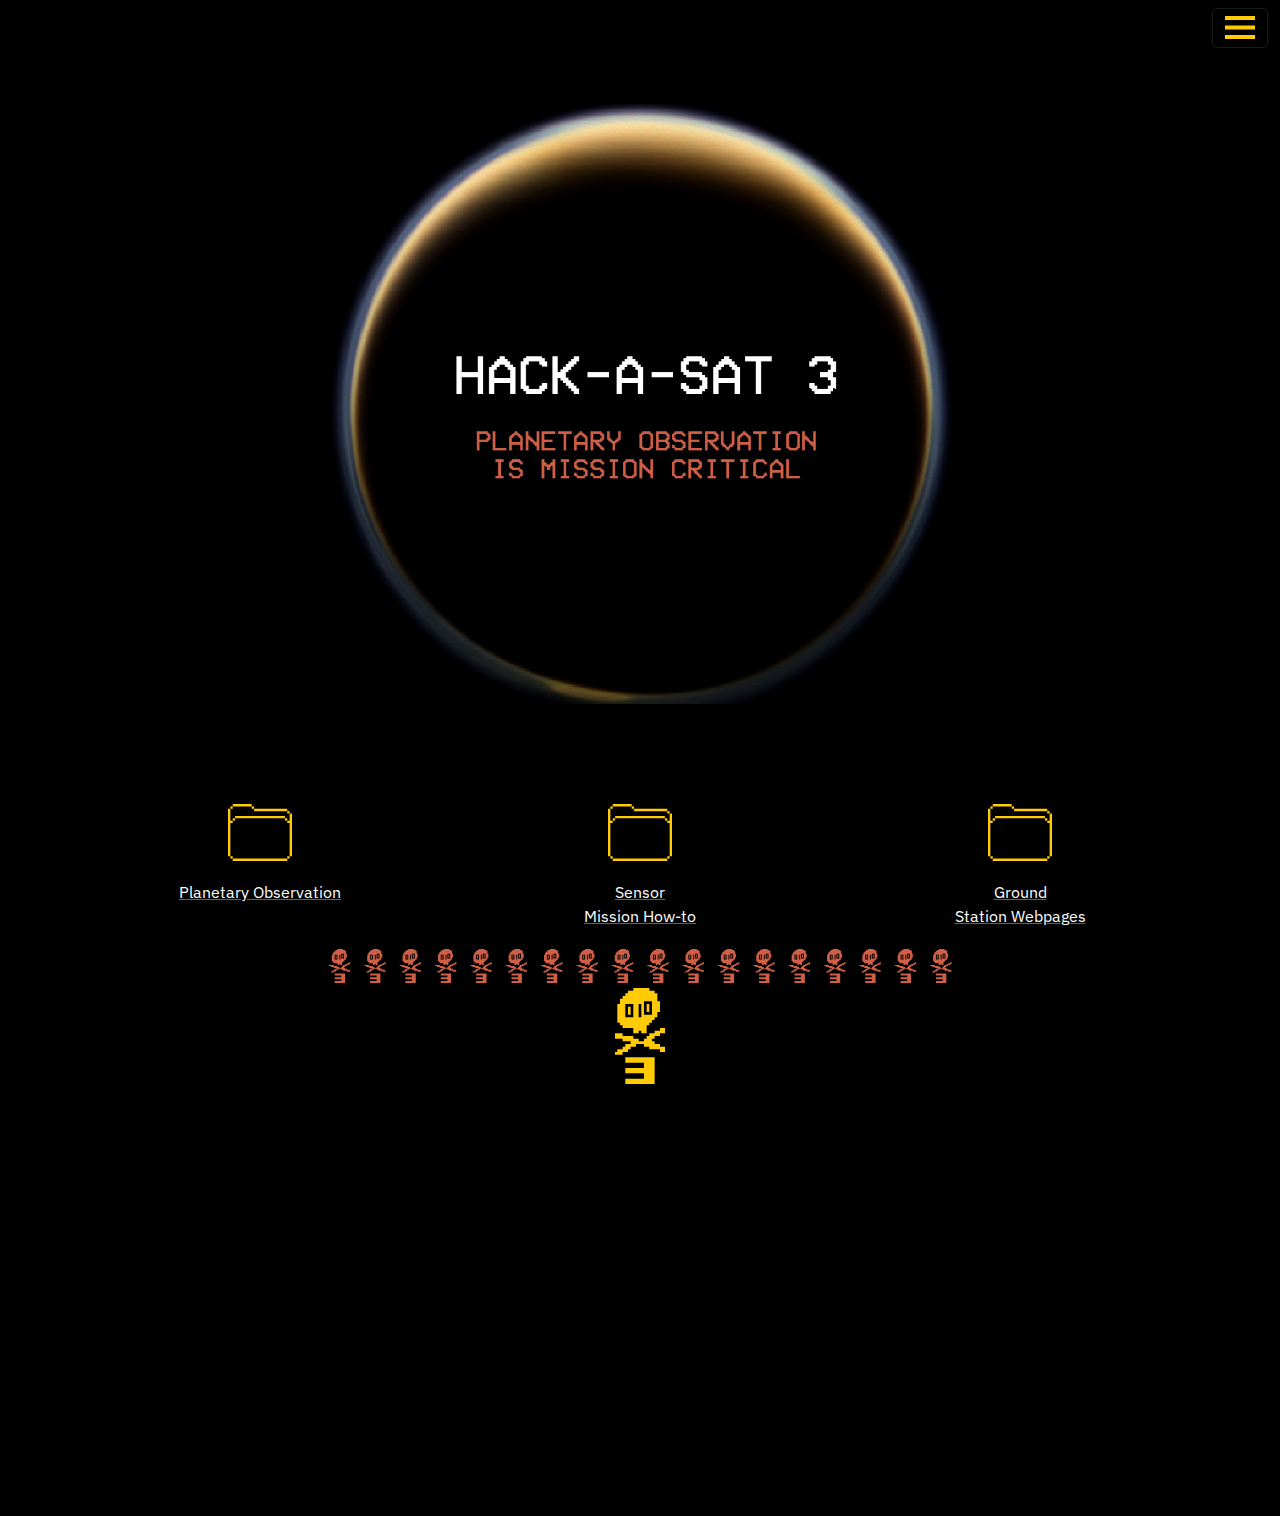
<file: challenges/ground_chals/web/challenge/www/html/index.html>
<!DOCTYPE html>
<html class="text-start text-body text-bg-dark" lang="en" style="background: url(https://cdn.bootstrapstudio.io/placeholders/1400x800.png), #000000;">
 <head>
  <meta charset="utf-8"/>
  <meta content="width=device-width, initial-scale=1.0, shrink-to-fit=no" name="viewport"/>
  <title>
   Home
  </title>
  <link href="assets/bootstrap/css/bootstrap.min.css" rel="stylesheet"/>
  <link href="https://fonts.googleapis.com/css?family=IBM+Plex+Sans&amp;display=swap" rel="stylesheet"/>
  <link href="https://fonts.googleapis.com/css?family=IBM+Plex+Mono&amp;display=swap" rel="stylesheet"/>
  <link href="assets/css/VCR%20OSD%20Mono.css" rel="stylesheet"/>
  <link href="assets/css/Features-Centered-Icons-icons.css" rel="stylesheet"/>
 </head>
 <body style="background: #000000;">
  <nav class="navbar navbar-dark" style="color: rgb(41,39,33);font-weight: bold;">
   <div class="container-fluid">
    <a class="navbar-brand" href="#">
    </a>
    <button class="navbar-toggler toggleicon" data-bs-target="#navcol-1" data-bs-toggle="collapse">
     <span class="visually-hidden">
      Toggle navigation
     </span>
     <span class="navbar-toggler-icon">
     </span>
    </button>
    <div class="collapse navbar-collapse" id="navcol-1">
     <ul class="navbar-nav">
      <li class="nav-item">
       <a class="nav-link active" href="index.html">
        Home
       </a>
      </li>
      <li class="nav-item">
       <a class="nav-link active" href="observation.html">
        Planetary Observation
       </a>
      </li>
      <li class="nav-item">
       <a class="nav-link active" href="sensors.html">
        Sensor Mission How-To
       </a>
      </li>
      <li class="nav-item">
       <a class="nav-link active" href="groundstations/index.html">
        Ground Station Webpages
       </a>
      </li>
     </ul>
    </div>
   </div>
  </nav>
  <section class="py-4 py-xl-5" style="display: flex;">
   <div class="container">
    <div class="col">
     <div class="text-center d-flex flex-column align-items-center align-items-xl-center">
      <div class="d-flex flex-column justify-content-center align-items-center p-4 py-5" style="background: url(assets/img/Hack-A-Sat%203%20-%20Cromulence%20-%20Landing%20Text%20-%20v1%20-%202022%2010%2006%20-%20CL-03.jpg) center / cover;opacity: 1;height: auto;min-width: 300px;max-width: 1200px;width: 1200px;min-height: 600px;max-height: 1200px;">
       <div class="row">
        <div class="col-md-10 col-xl-8 text-center d-flex d-sm-flex d-md-flex justify-content-center align-items-center mx-auto justify-content-md-start align-items-md-center justify-content-xl-center">
         <div>
         </div>
        </div>
       </div>
      </div>
      <div class="px-3">
      </div>
     </div>
     <div class="text-center d-flex flex-column align-items-center align-items-xl-center">
      <div class="px-3">
      </div>
     </div>
    </div>
   </div>
  </section>
  <div class="container py-4 py-xl-5">
   <div class="row gy-4 row-cols-1 row-cols-md-2 row-cols-xl-3">
    <div class="col">
     <a href="observation.html">
      <div class="text-center d-flex flex-column align-items-center align-items-xl-center">
       <div class="bs-icon-lg bs-icon-rounded d-flex flex-shrink-0 justify-content-center align-items-center d-inline-block mb-3 bs-icon lg">
        <img height="57" src="assets/img/Hack-A-Sat%203%20-%20Cromulence%20-%20Folder%20-%20v1%20-%202022%2010%2006%20-%20CL-01.svg" width="64"/>
       </div>
       <div class="px-3">
        <p class="text-white" style="font-family: 'IBM Plex Sans', sans-serif;">
         Planetary Observation
        </p>
       </div>
      </div>
     </a>
    </div>
    <div class="col">
     <a href="sensors.html">
      <div class="text-center d-flex flex-column align-items-center align-items-xl-center">
       <div class="bs-icon-lg bs-icon-rounded d-flex flex-shrink-0 justify-content-center align-items-center d-inline-block mb-3 bs-icon lg">
        <img height="57" src="assets/img/Hack-A-Sat%203%20-%20Cromulence%20-%20Folder%20-%20v1%20-%202022%2010%2006%20-%20CL-01.svg" width="64"/>
       </div>
       <div class="px-3">
        <p class="text-white" style="font-family: 'IBM Plex Sans', sans-serif;">
         Sensor
         <br/>
         Mission How-to
        </p>
       </div>
      </div>
     </a>
    </div>
    <div class="col">
     <a href="groundstations/index.html">
      <div class="text-center d-flex flex-column align-items-center align-items-xl-center">
       <div class="bs-icon-lg bs-icon-rounded d-flex flex-shrink-0 justify-content-center align-items-center d-inline-block mb-3 bs-icon lg">
        <img height="57" src="assets/img/Hack-A-Sat%203%20-%20Cromulence%20-%20Folder%20-%20v1%20-%202022%2010%2006%20-%20CL-01.svg" width="64"/>
       </div>
       <div class="px-3">
        <p class="text-white" style="font-family: 'IBM Plex Sans', sans-serif;">
         Ground
         <br/>
         Station Webpages
        </p>
       </div>
      </div>
     </a>
    </div>
   </div>
   <div class="col">
    <div class="text-center d-flex flex-column align-items-center align-items-xl-center">
     <img height="44" src="assets/img/hack-a-sat-3-cromulence-skull-line-v1-2022-10-06-cl-2.svg" width="623"/>
     <div class="d-flex flex-column justify-content-center align-items-center p-4 py-5" style="background: url(assets/img/hack-a-sat-3-cromulence-skull-smaller-v1-2022-10-06-cl-4.svg) center / cover;height: 96px;opacity: 1;width: 50px;">
      <div class="row">
       <div class="col-md-10 col-xl-8 text-center d-flex d-sm-flex d-md-flex justify-content-center align-items-center mx-auto justify-content-md-start align-items-md-center justify-content-xl-center">
        <div>
        </div>
       </div>
      </div>
     </div>
     <div class="px-3">
     </div>
    </div>
    <div class="text-center d-flex flex-column align-items-center align-items-xl-center">
     <div class="px-3">
     </div>
    </div>
   </div>
  </div>
  <section class="py-4 py-xl-5" style="display: flex;">
   <div class="container">
    <div class="col">
     <div class="text-center d-flex flex-column align-items-center align-items-xl-center">
      <div class="d-flex flex-column justify-content-center align-items-center p-4 py-5">
       <div class="row">
        <div class="col-md-10 col-xl-8 text-center d-flex d-sm-flex d-md-flex justify-content-center align-items-center mx-auto justify-content-md-start align-items-md-center justify-content-xl-center">
         <div>
         </div>
        </div>
       </div>
      </div>
      <div class="px-3">
      </div>
     </div>
     <div class="text-center d-flex flex-column align-items-center align-items-xl-center">
      <div class="px-3">
      </div>
     </div>
    </div>
   </div>
  </section>
  <section class="py-4 py-xl-5" style="display: flex;">
   <div class="container">
    <div class="col">
     <div class="text-center d-flex flex-column align-items-center align-items-xl-center">
      <div class="d-flex flex-column justify-content-center align-items-center p-4 py-5">
       <div class="row">
        <div class="col-md-10 col-xl-8 text-center d-flex d-sm-flex d-md-flex justify-content-center align-items-center mx-auto justify-content-md-start align-items-md-center justify-content-xl-center">
         <div>
         </div>
        </div>
       </div>
      </div>
      <div class="px-3">
      </div>
     </div>
     <div class="text-center d-flex flex-column align-items-center align-items-xl-center">
      <div class="px-3">
      </div>
     </div>
    </div>
   </div>
  </section>
  <script src="assets/bootstrap/js/bootstrap.min.js">
  </script>
 </body>
</html>
</file>
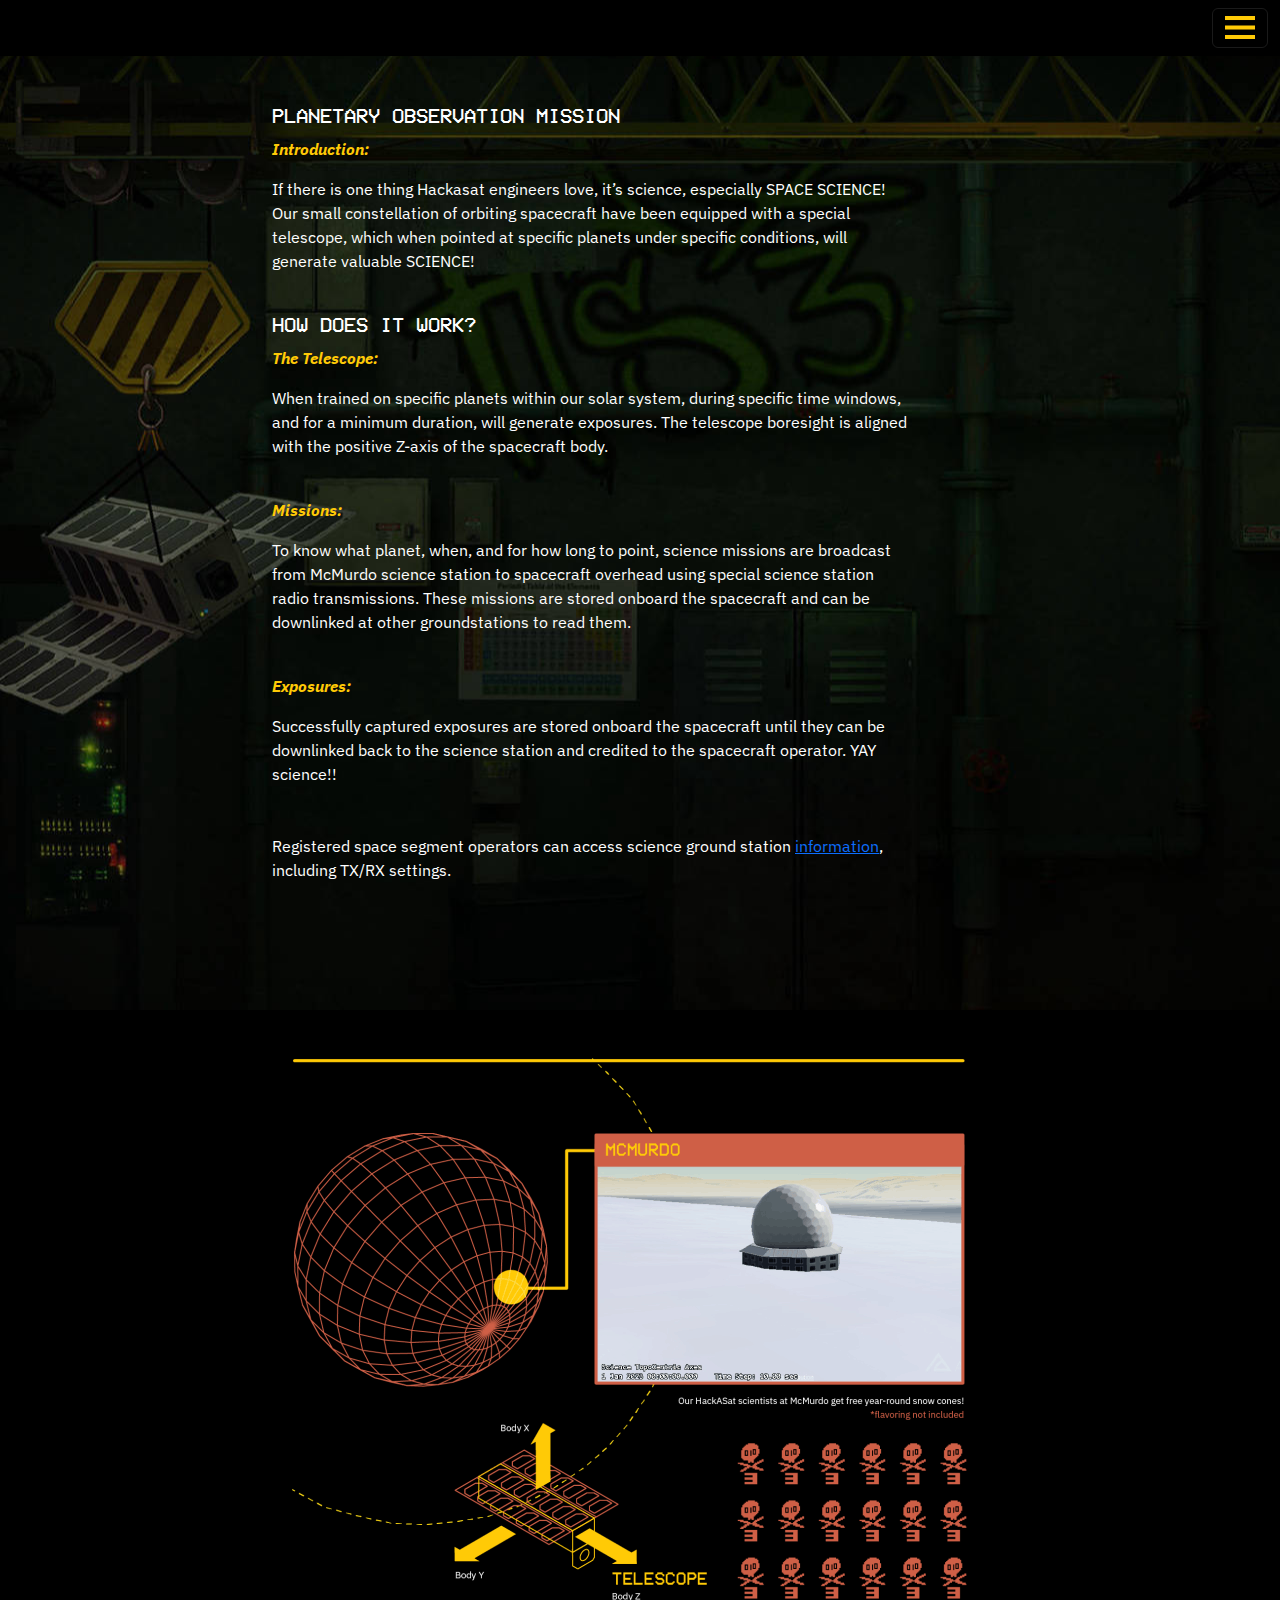
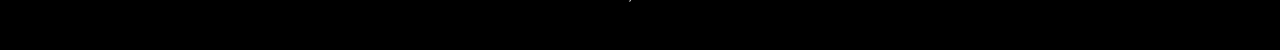
<file: challenges/ground_chals/web/challenge/www/html/observation.html>
<!DOCTYPE html>
<html class="text-start text-body text-bg-dark" lang="en" style="background: url(https://cdn.bootstrapstudio.io/placeholders/1400x800.png), #000000;">
 <head>
  <meta charset="utf-8"/>
  <meta content="width=device-width, initial-scale=1.0, shrink-to-fit=no" name="viewport"/>
  <title>
   Observation
  </title>
  <link href="assets/bootstrap/css/bootstrap.min.css" rel="stylesheet"/>
  <link href="https://fonts.googleapis.com/css?family=IBM+Plex+Sans&amp;display=swap" rel="stylesheet"/>
  <link href="assets/css/VCR%20OSD%20Mono.css" rel="stylesheet"/>
  <link href="assets/css/Features-Centered-Icons-icons.css" rel="stylesheet"/>
 </head>
 <body style="background: #000000;">
  <nav class="navbar navbar-dark" style="color: rgb(41,39,33);font-weight: bold;">
   <div class="container-fluid">
    <a class="navbar-brand" href="#">
    </a>
    <button class="navbar-toggler toggleicon" data-bs-target="#navcol-1" data-bs-toggle="collapse">
     <span class="visually-hidden">
      Toggle navigation
     </span>
     <span class="navbar-toggler-icon">
     </span>
    </button>
    <div class="collapse navbar-collapse" id="navcol-1">
     <ul class="navbar-nav">
      <li class="nav-item">
       <a class="nav-link active" href="index.html">
        Home
       </a>
      </li>
      <li class="nav-item">
       <a class="nav-link active" href="observation.html">
        Planetary Observation
       </a>
      </li>
      <li class="nav-item">
       <a class="nav-link active" href="sensors.html">
        Sensor Mission How-To
       </a>
      </li>
      <li class="nav-item">
       <a class="nav-link active" href="groundstations/index.html">
        Ground Station Webpages
       </a>
      </li>
     </ul>
    </div>
   </div>
  </nav>
  <section class="py-4 py-xl-5" style="display: flex;background: url(assets/img/hack-a-sat-3-cromulence-background-no-scroll-v1-2022-10-06-cl-1-2000x1125.jpg) center;">
   <div class="container">
    <div class="row">
     <div class="col-md-4 col-xl-2">
     </div>
     <div class="col-md-4 col-xl-7">
      <h1 style="color: #ffffff;font-size: 21px;font-family: 'VCR OSD Mono';">
       PLANETARY OBSERVATION MISSION
      </h1>
      <p style="font-family: 'IBM Plex Sans', sans-serif;color: #FFCA06;font-style: italic;font-weight: bold;">
       Introduction:
      </p>
      <p class="text-white" style="font-family: 'IBM Plex Sans', sans-serif;">
       If there is one thing Hackasat engineers love, it’s science, especially SPACE SCIENCE! Our small constellation of orbiting spacecraft have been equipped with a special telescope, which when pointed at specific planets under specific conditions, will generate valuable SCIENCE!
       <br/>
       <br/>
       <h1 style="color: #ffffff;font-size: 21px;font-family: 'VCR OSD Mono';">
        HOW DOES IT WORK?
       </h1>
       <p style="font-family: 'IBM Plex Sans', sans-serif;color: #FFCA06;font-style: italic;font-weight: bold;">
        The Telescope:
       </p>
       <p class="text-white" style="font-family: 'IBM Plex Sans', sans-serif;">
        When trained on specific planets within our solar system, during specific time windows, and for a minimum duration, will generate exposures. The telescope boresight is aligned with the positive Z-axis of the spacecraft body.
        <br>
         <br>
          <p style="font-family: 'IBM Plex Sans', sans-serif;color: #FFCA06;font-style: italic;font-weight: bold;">
           Missions:
          </p>
          <p class="text-white" style="font-family: 'IBM Plex Sans', sans-serif;">
           To know what planet, when, and for how long to point, science missions are broadcast from McMurdo science station to spacecraft overhead using special science station radio transmissions. These missions are stored onboard the spacecraft and can be downlinked at other groundstations to read them.
           <br/>
           <br/>
           <p style="font-family: 'IBM Plex Sans', sans-serif;color: #FFCA06;font-style: italic;font-weight: bold;">
            Exposures:
           </p>
           <p class="text-white" style="font-family: 'IBM Plex Sans', sans-serif;">
            Successfully captured exposures are stored onboard the spacecraft until they can be downlinked back to the science station and credited to the spacecraft operator. YAY science!!
            <br/>
            <br/>
            <br/>
            Registered space segment operators can access science ground station <a href="groundstations/index.html">information</a>, including TX/RX settings.
           </p>
          </p>
         </br>
        </br>
       </p>
      </p>
     </div>
     <div class="col-md-4 col-xl-2">
     </div>
    </div>
   </div>
  </section>
  <div class="container py-4 py-xl-5">
   <div class="col">
    <div class="text-center d-flex flex-column align-items-center align-items-xl-center">
     <div class="d-flex flex-column justify-content-center align-items-center p-4 py-5" style="background: url(assets/img/hack-a-sat-3-cromulence-bottom-1-v1-2022-10-06-cl-1-696x544.png) center / cover;height: 544px;opacity: 1;width: 696px;">
      <div class="row">
       <div class="col-md-10 col-xl-8 text-center d-flex d-sm-flex d-md-flex justify-content-center align-items-center mx-auto justify-content-md-start align-items-md-center justify-content-xl-center">
        <div>
        </div>
       </div>
      </div>
     </div>
     <div class="px-3">
     </div>
    </div>
    <div class="text-center d-flex flex-column align-items-center align-items-xl-center">
     <div class="px-3">
     </div>
    </div>
   </div>
  </div>
  <script src="assets/bootstrap/js/bootstrap.min.js">
  </script>
 </body>
</html>
</file>
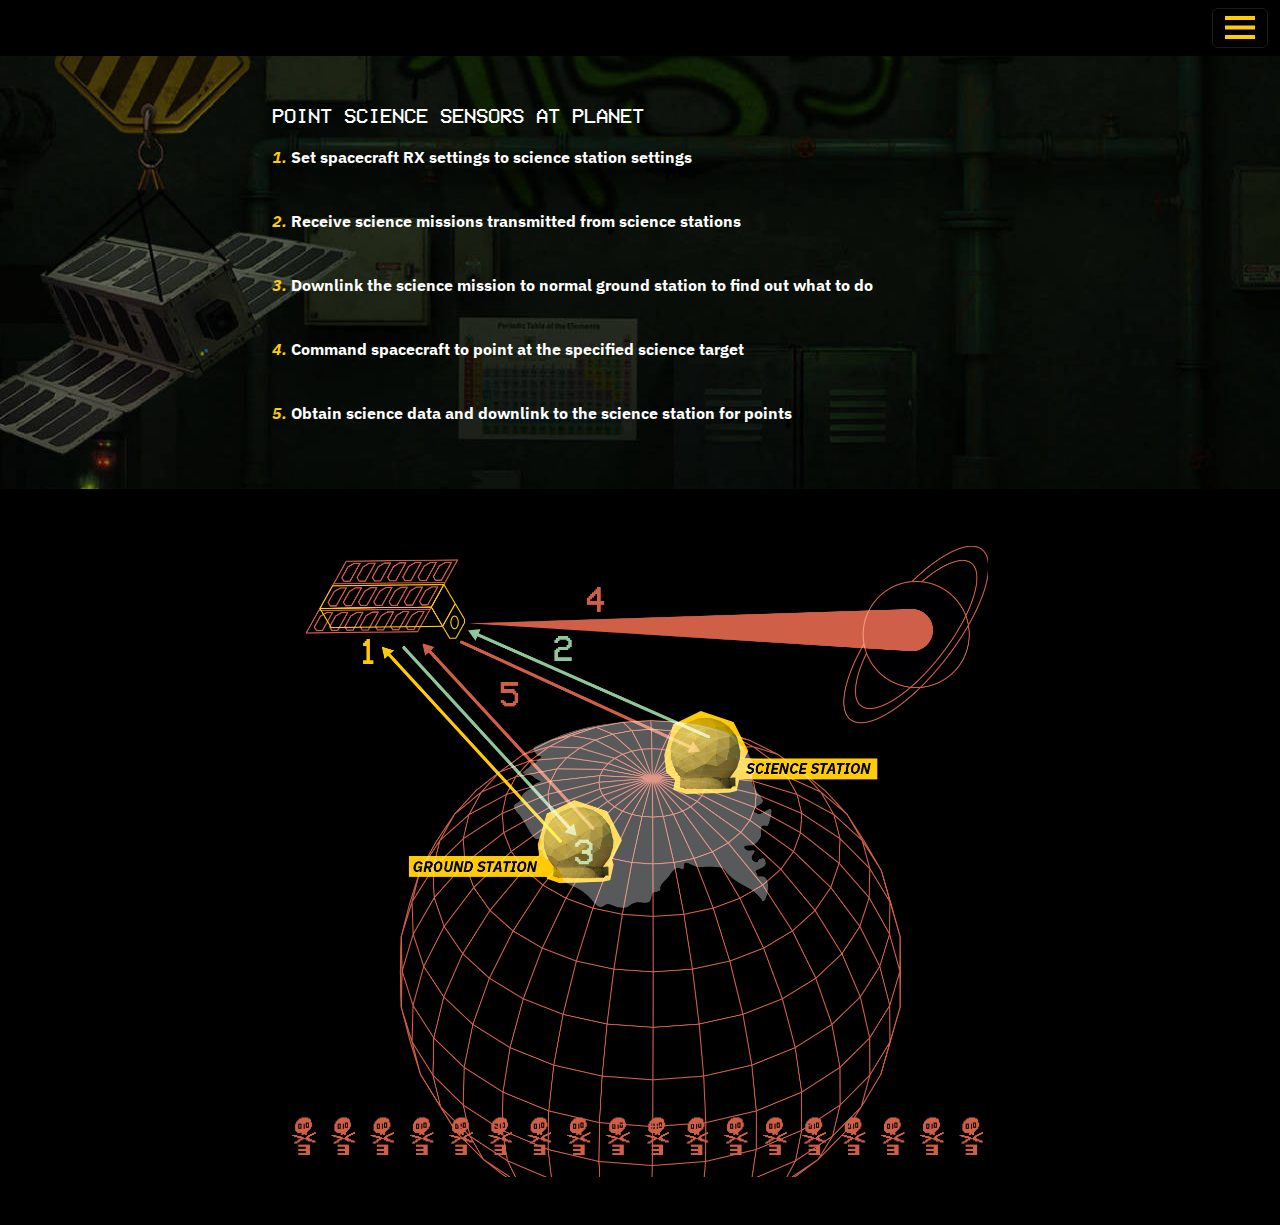
<file: challenges/ground_chals/web/challenge/www/html/sensors.html>
<!DOCTYPE html>
<html class="text-start text-body text-bg-dark" lang="en" style="background: url(https://cdn.bootstrapstudio.io/placeholders/1400x800.png), #000000;">
 <head>
  <meta charset="utf-8"/>
  <meta content="width=device-width, initial-scale=1.0, shrink-to-fit=no" name="viewport"/>
  <title>
   Sensors
  </title>
  <link href="assets/bootstrap/css/bootstrap.min.css" rel="stylesheet"/>
  <link href="https://fonts.googleapis.com/css?family=IBM+Plex+Sans&amp;display=swap" rel="stylesheet"/>
  <link href="assets/css/VCR%20OSD%20Mono.css" rel="stylesheet"/>
  <link href="assets/css/Features-Centered-Icons-icons.css" rel="stylesheet"/>
 </head>
 <body style="background: #000000;">
  <nav class="navbar navbar-dark" style="color: rgb(41,39,33);font-weight: bold;">
   <div class="container-fluid">
    <a class="navbar-brand" href="#">
    </a>
    <button class="navbar-toggler toggleicon" data-bs-target="#navcol-1" data-bs-toggle="collapse">
     <span class="visually-hidden">
      Toggle navigation
     </span>
     <span class="navbar-toggler-icon">
     </span>
    </button>
    <div class="collapse navbar-collapse" id="navcol-1">
     <ul class="navbar-nav">
      <li class="nav-item">
       <a class="nav-link active" href="index.html">
        Home
       </a>
      </li>
      <li class="nav-item">
       <a class="nav-link active" href="observation.html">
        Planetary Observation
       </a>
      </li>
      <li class="nav-item">
       <a class="nav-link active" href="sensors.html">
        Sensor Mission How-To
       </a>
      </li>
      <li class="nav-item">
       <a class="nav-link active" href="groundstations/index.html">
        Ground Station Webpages
       </a>
      </li>
     </ul>
    </div>
   </div>
  </nav>
  <section class="py-4 py-xl-5" style="display: flex;background: url(assets/img/hack-a-sat-3-cromulence-background-no-scroll-v1-2022-10-06-cl-1-2000x1125.jpg) center;">
   <div class="container">
    <div class="row">
     <div class="col-md-4 col-xl-2">
     </div>
     <div class="col-md-4 col-xl-7">
      <h1 style="color: #ffffff;font-size: 21px;font-family: 'VCR OSD Mono';">
       POINT SCIENCE SENSORS AT PLANET
      </h1>
      <p class="text-white" style="font-family: 'IBM Plex Sans', sans-serif;">
       <p style="font-family: 'IBM Plex Sans', sans-serif;color: #FFCA06;font-weight: bold;">
        <em>
         1.
        </em>
        <text style="color: #ffffff;">
         Set spacecraft RX settings to science station settings
         <br/>
         <br/>
         <p style="font-family: 'IBM Plex Sans', sans-serif;color: #FFCA06;font-weight: bold;">
          <em>
           2.
          </em>
          <text style="color: #ffffff;">
           Receive science missions transmitted from science stations
           <br/>
           <br/>
           <p style="font-family: 'IBM Plex Sans', sans-serif;color: #FFCA06;font-weight: bold;">
            <em>
             3.
            </em>
            <text style="color: #ffffff;">
             Downlink the science mission to normal ground station to find out what to do
             <br/>
             <br/>
             <p style="font-family: 'IBM Plex Sans', sans-serif;color: #FFCA06;font-weight: bold;">
              <em>
               4.
              </em>
              <text style="color: #ffffff;">
               Command spacecraft to point at the specified science target
               <br/>
               <br/>
               <p style="font-family: 'IBM Plex Sans', sans-serif;color: #FFCA06;font-weight: bold;">
                <em>
                 5.
                </em>
                <text style="color: #ffffff;">
                 Obtain science data and downlink to the science station for points
                </text>
               </p>
              </text>
             </p>
            </text>
           </p>
          </text>
         </p>
        </text>
       </p>
      </p>
     </div>
     <div class="col-md-4 col-xl-2">
     </div>
    </div>
   </div>
  </section>
  <div class="container py-4 py-xl-5">
   <div class="col">
    <div class="text-center d-flex flex-column align-items-center align-items-xl-center">
     <div class="d-flex flex-column justify-content-center align-items-center p-4 py-5" style="background: url(assets/img/hack-a-sat-3-cromulence-bottom-2-v1-2022-10-06-cl-2-1375x1449.png) center / cover;height: 640px;opacity: 1;width: 696px;">
      <div class="row">
       <div class="col-md-10 col-xl-8 text-center d-flex d-sm-flex d-md-flex justify-content-center align-items-center mx-auto justify-content-md-start align-items-md-center justify-content-xl-center">
        <div>
        </div>
       </div>
      </div>
     </div>
     <div class="px-3">
     </div>
    </div>
    <div class="text-center d-flex flex-column align-items-center align-items-xl-center">
     <div class="px-3">
     </div>
    </div>
   </div>
  </div>
  <script src="assets/bootstrap/js/bootstrap.min.js">
  </script>
 </body>
</html>
</file>
<file: challenges/ground_chals/web/challenge/www/html/assets/css/Features-Centered-Icons-icons.css>
.bs-icon {
  --bs-icon-size: .75rem;
  display: flex;
  flex-shrink: 0;
  justify-content: center;
  align-items: center;
  font-size: var(--bs-icon-size);
  width: calc(var(--bs-icon-size) * 2);
  height: calc(var(--bs-icon-size) * 2);
  color: var(--bs-primary);
}

.bs-icon-xs {
  --bs-icon-size: 1rem;
  width: calc(var(--bs-icon-size) * 1.5);
  height: calc(var(--bs-icon-size) * 1.5);
}

.bs-icon-sm {
  --bs-icon-size: 1rem;
}

.bs-icon-md {
  --bs-icon-size: 1.5rem;
}

.bs-icon-lg {
  --bs-icon-size: 2rem;
}

.bs-icon-xl {
  --bs-icon-size: 2.5rem;
}

.bs-icon.bs-icon-primary {
  color: var(--bs-white);
  background: var(--bs-primary);
}

.bs-icon.bs-icon-primary-light {
  color: var(--bs-primary);
  background: rgba(var(--bs-primary-rgb), .2);
}

.bs-icon.bs-icon-semi-white {
  color: var(--bs-primary);
  background: rgba(255, 255, 255, .5);
}

.bs-icon.bs-icon-rounded {
  border-radius: .5rem;
}

.bs-icon.bs-icon-circle {
  border-radius: 50%;
}
</file>
